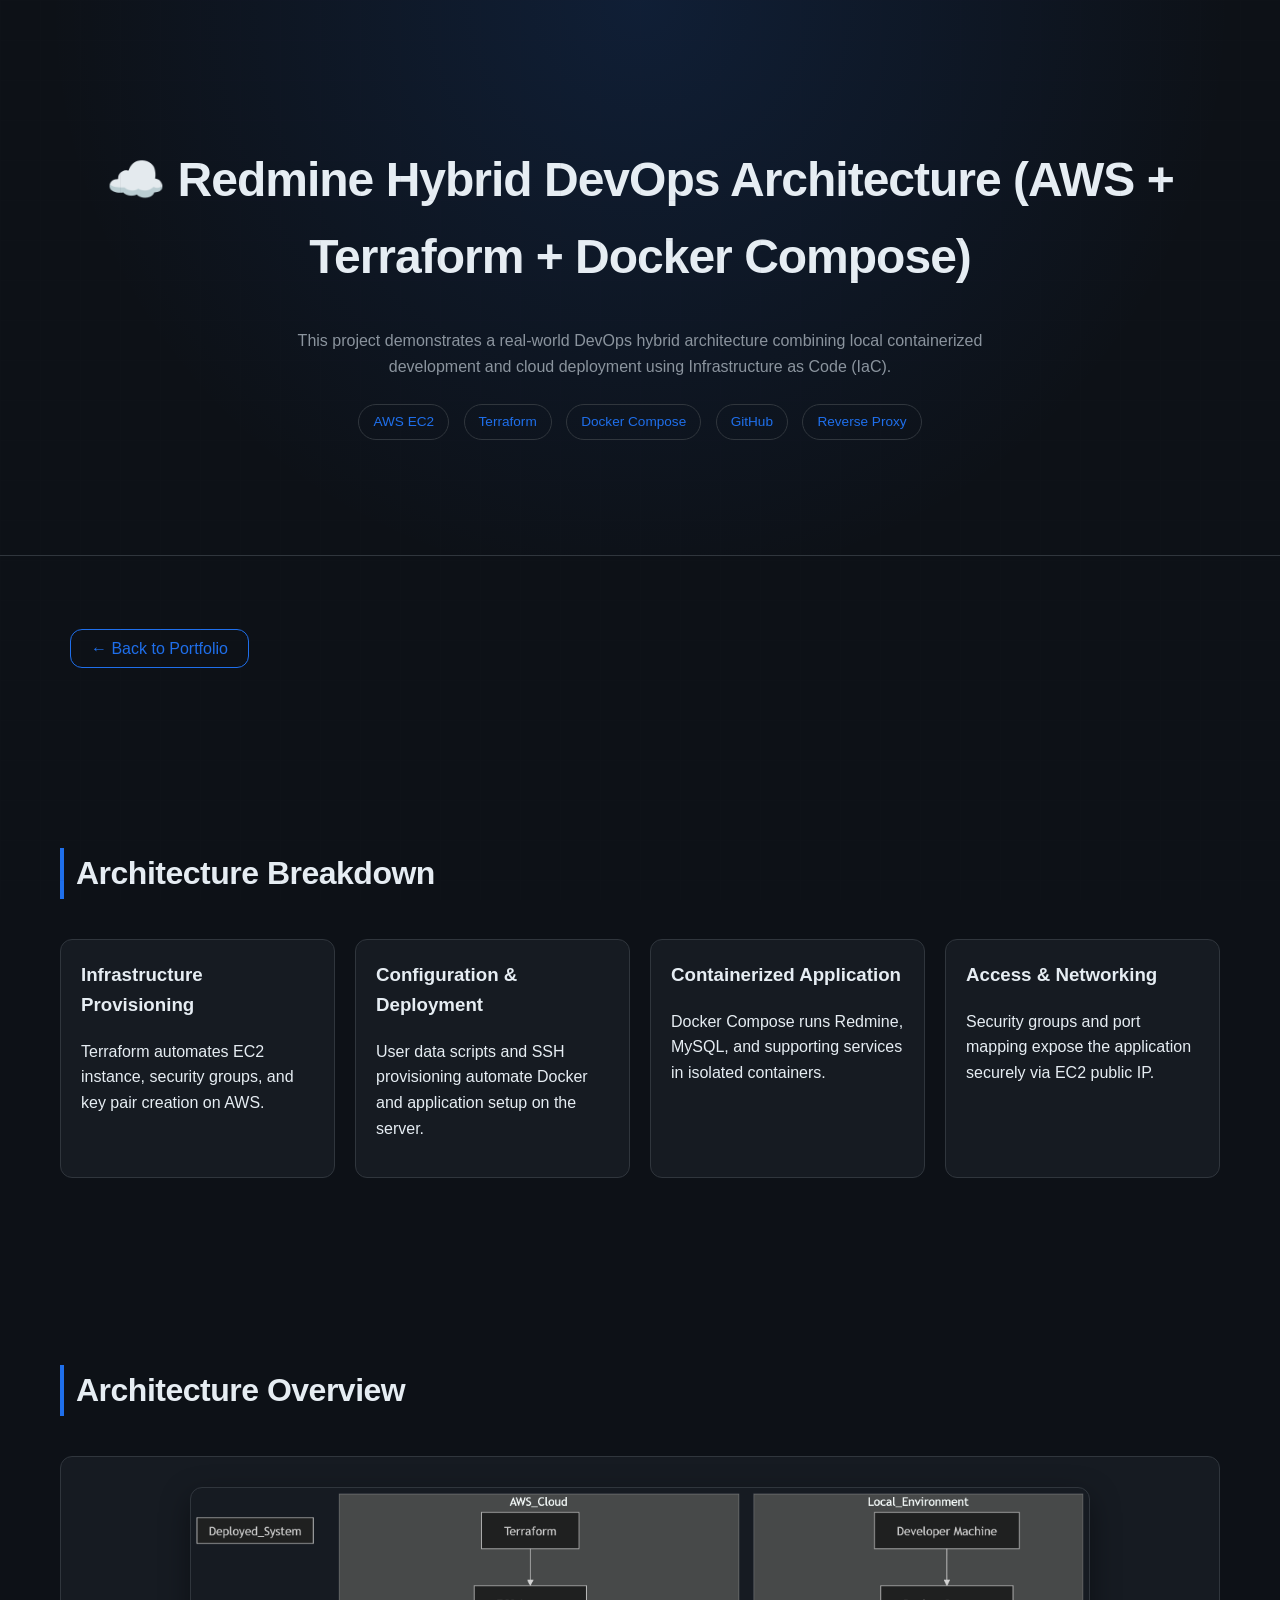
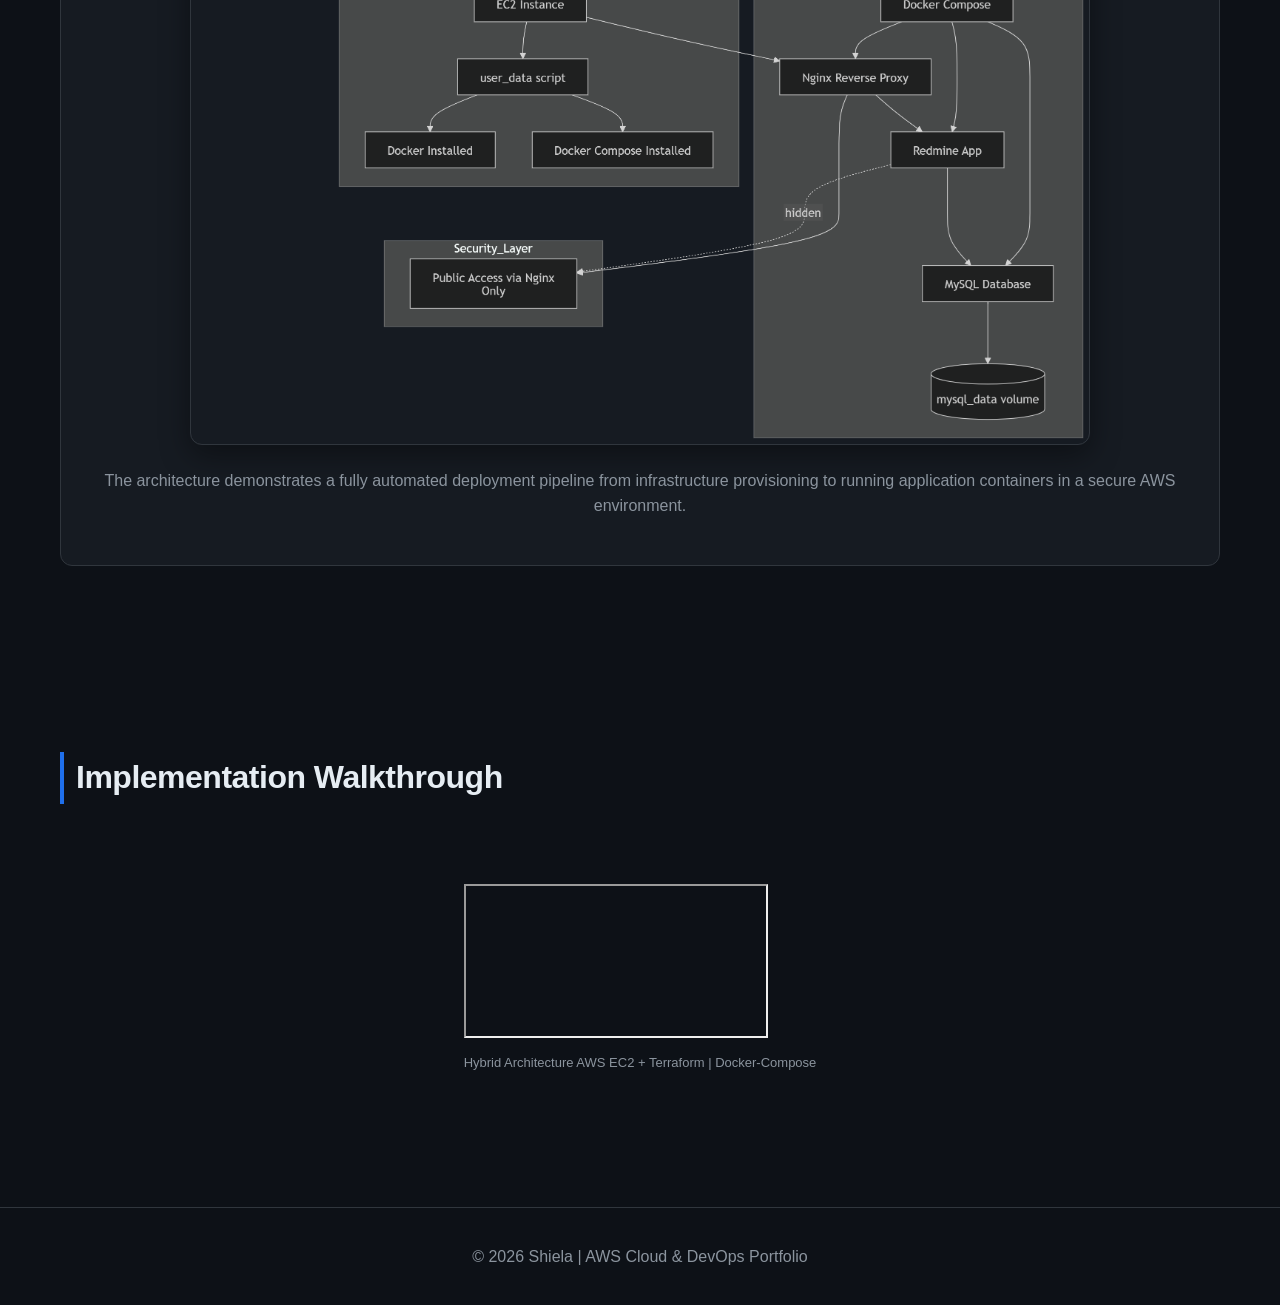
<file: s3-sw-demo/hybrid-redmine.html>
<!DOCTYPE html>
<html lang="en">
<head>
<meta charset="UTF-8">
<meta name="viewport" content="width=device-width, initial-scale=1.0">
<title>AWS Hybrid Setup Case Study | Shiela</title>
<link rel="stylesheet" href="styles.css">
</head>

<body>

<header class="demo-header">

    <h1>☁️ Redmine Hybrid DevOps Architecture (AWS + Terraform + Docker Compose)</h1>

    <p class="demo-subtitle">
        This project demonstrates a real-world DevOps hybrid architecture combining local containerized development and cloud deployment using Infrastructure as Code (IaC).
    </p>

    <div class="tech-stack">
        <span>AWS EC2</span>
        <span>Terraform</span>
        <span>Docker Compose</span>
        <span>GitHub</span>
        <span>Reverse Proxy</span>
    </div>

</header>

<section class="section">
    <a href="index.html" class="btn-outline">← Back to Portfolio</a>
</section>

<section class="section">

    <h2>Architecture Breakdown</h2>

    <div class="cards">

        <div class="card">
            <h3>Infrastructure Provisioning</h3>
            <p>Terraform automates EC2 instance, security groups, and key pair creation on AWS.</p>
        </div>

        <div class="card">
            <h3>Configuration & Deployment</h3>
            <p>User data scripts and SSH provisioning automate Docker and application setup on the server.</p>
        </div>

        <div class="card">
            <h3>Containerized Application</h3>
            <p>Docker Compose runs Redmine, MySQL, and supporting services in isolated containers.</p>
        </div>

        <div class="card">
            <h3>Access & Networking</h3>
            <p>Security groups and port mapping expose the application securely via EC2 public IP.</p>
        </div>

    </div>

</section>

<!-- ARCHITECTURE DIAGRAM -->
<section class="section">

    <h2>Architecture Overview</h2>

    <div class="card" style="text-align:center; padding:30px;">

        <img src="images/architecture.png" 
             alt="AWS Architecture Diagram"
             style="
                width:100%;
                max-width:900px;
                border-radius:12px;
                border:1px solid #30363d;
                box-shadow: 0 10px 30px rgba(0,0,0,0.4);
             ">

        <p style="margin-top:15px; color:#8b949e;">
            The architecture demonstrates a fully automated deployment pipeline from infrastructure provisioning to running application containers in a secure AWS environment.
        </p>

    </div>

</section>

<section class="section">

    <h2>Implementation Walkthrough</h2>

    <div class="video-grid">

        <div class="video-wrapper single">
            <iframe src="https://www.youtube.com/embed/mLsIiDWyQfk"></iframe>
            <p class="video-caption">Hybrid Architecture AWS EC2 + Terraform | Docker-Compose</p>
        </div>

    </div>

</section>

<footer>
    <p>© 2026 Shiela | AWS Cloud & DevOps Portfolio</p>
</footer>

</body>
</html>
</file>
<file: s3-sw-demo/styles.css>
/* =========================
   DESIGN TOKENS (SYSTEM STYLE)
========================= */
:root {
    --bg-primary: #0d1117;
    --bg-secondary: #161b22;
    --border: #30363d;

    --text-primary: #e6edf3;
    --text-secondary: #8b949e;

    --accent: #1f6feb;
    --accent-hover: #388bfd;

    --radius: 12px;
    --spacing: 16px;
}

/* GLOBAL */
* {
    box-sizing: border-box;
}
html {
    scroll-behavior: smooth;
}

body {
    margin: 0;
    font-family: 'Inter', sans-serif;
    background: var(--bg-primary);
    color: var(--text-primary);
     line-height: 1.6;
}

/* =========================
   HEADER (TECH HERO STYLE)
========================= */
header {
    background: radial-gradient(circle at top, #1f6feb20, transparent 70%),
                var(--bg-primary);
    border-bottom: 1px solid var(--border);
    text-align: center;
    padding: 120px 20px;
}

h1 {
    font-size: 3rem;
    font-weight: 700;
    letter-spacing: -1px;
}

h2 {
    font-size: 2rem;
    font-weight: 600;
    color: var(--text-primary);
    margin-bottom: 40px;
    border-left: 4px solid var(--accent);
    padding-left: 12px;
}

/* =========================
   BUTTON (DEV STYLE)
========================= */
.btn {
    display: inline-block;
    padding: 10px 20px;
    border-radius: var(--radius);
    background: var(--accent);
    color: white;
    text-decoration: none;
    font-weight: 500;
    border: 1px solid transparent;
    transition: all 0.2s ease;
    .btn {
    position: relative;
    z-index: 10;
    box-shadow: 0 4px 18px rgba(31,111,235,0.25);
}

a {
    position: relative;
    z-index: 9999;
}
}

.btn:hover {
    background: var(--accent-hover);
    border: 1px solid var(--accent);
    transform: translateY(-2px);
}

/* =========================
   SECTIONS
========================= */
.section {
    max-width: 1200px;
    margin: auto;
    padding: 80px 20px;
}

/* ===== SECTION HIERARCHY IMPROVEMENT ===== */
.section h2 {
    letter-spacing: -0.5px;
}

/* =========================
   CARD GRID (DASHBOARD STYLE)
========================= */
.cards {
    display: grid;
    grid-template-columns: repeat(auto-fit, minmax(260px, 1fr));
    gap: 20px;
}

/* CARD */
.card {
    background: var(--bg-secondary);
    border: 1px solid var(--border);
    border-radius: var(--radius);
    padding: 20px;
    transition: all 0.25s ease;
    position: relative;
}

.card.featured {
    border: 1px solid var(--accent);
    box-shadow: 0 0 25px rgba(31,111,235,0.25);
}

/* subtle top glow */
.card::before {
    content: "";
    position: absolute;
    inset: 0;
    border-radius: var(--radius);
    background: linear-gradient(120deg, transparent, #1f6feb20, transparent);
    opacity: 0;
    transition: 0.3s;
}

.card:hover {
    transform: translateY(-6px);
    box-shadow: 0 12px 30px rgba(0,0,0,0.4);
}

.card:hover::before {
    opacity: 1;
}

.card:hover,
.video-frame:hover {
    transform: translateY(-6px);
    box-shadow: 0 10px 30px rgba(0,0,0,0.4);
}

/* =========================
   VIDEO GRID (TECH STYLE)
========================= */
.video-grid {
    display: grid;
    grid-template-columns: repeat(auto-fit, minmax(320px, 1fr));
    gap: 24px;
    margin-top: 40px;
}

/* container */
.video-container {
    max-width: 100%;
}

/* frame like system panel */
.video-frame {
    background: var(--bg-secondary);
    border: 1px solid var(--border);
    border-radius: var(--radius);
    padding: 10px;
    transition: 0.25s ease;
}

/* video size (clean rectangle) */
.video-frame iframe {
    width: 100%;
    height: 200px; /* 👈 smaller rectangle */
    border-radius: 8px;
    border: none;
    display: block;
    transition: transform 0.3s ease;
    pointer-events: auto;
    z-index: 2;
}

/* hover effect (subtle) */
.video-frame:hover {
    border-color: var(--accent);
    transform: translateY(-4px);
}


.video-frame:hover iframe {
    transform: scale(1.02);
}

/* caption */
.video-caption {
    margin-top: 8px;
    font-size: 13px;
    color: var(--text-secondary);
    text-align: center;
}

.video-wrapper.single {
    max-width: 900px;
    margin: 40px auto; /* centers it */
}

/* =========================
   PROJECT FOLDER (TOGGLE UI)
========================= */

.project-folder {
    background: var(--bg-secondary);
    border: 1px solid var(--border);
    border-radius: var(--radius);
    padding: 16px;
    cursor: pointer;
    font-weight: 600;
    color: var(--text-primary);
    transition: all 0.25s ease;
    margin-bottom: 20px;
    position: relative;
}

/* hover interaction (consistent with cards) */
.project-folder:hover {
    border-color: var(--accent);
    transform: translateY(-3px);
    box-shadow: 0 10px 25px rgba(0,0,0,0.35);
}

/* small accent indicator */
.project-folder::before {
    content: "▶";
    color: var(--accent);
    margin-right: 10px;
}

/* === GLOW BORDER EFFECT === */
.card,
.video-frame {
    position: relative;
    overflow: hidden;
}

.card::after,
.video-frame::after {
    content: "";
    position: absolute;
    inset: 0;
    border-radius: inherit;
    padding: 1px;
    background: linear-gradient(120deg, transparent, var(--accent), transparent);

    -webkit-mask: 
        linear-gradient(#000 0 0) content-box, 
        linear-gradient(#000 0 0);
    -webkit-mask-composite: xor;
    mask-composite: exclude;

    opacity: 0;
    transition: 0.3s;

    pointer-events: none; /* 🔥 critical fix */
}

.card:hover::after,
.video-frame:hover::after {
    opacity: 1;
}

/* =========================
   FOOTER
========================= */
footer {
    border-top: 1px solid var(--border);
    padding: 20px;
    text-align: center;
    color: var(--text-secondary);
}

/* =========================
   ANIMATIONS (SUBTLE)
========================= */
.hidden {
    display: none;
}

.show {
    opacity: 1;
    transform: translateY(0);
}

/* === TECH GRID BACKGROUND === */
body::before {
    content: "";
    position: fixed;
    inset: 0;
    background-image: 
        linear-gradient(var(--border) 1px, transparent 1px),
        linear-gradient(90deg, var(--border) 1px, transparent 1px);
    background-size: 40px 40px;
    opacity: 0.05;
    pointer-events: none;
}

.cta {
    margin-top: 20px;
}

.btn-outline {
    padding: 10px 20px;
    border-radius: var(--radius);
    border: 1px solid var(--accent);
    color: var(--accent);
    text-decoration: none;
    margin-left: 10px;
}

.btn-outline:hover {
    background: var(--accent);
    color: white;
}

* ===== ELITE BUTTON SYSTEM ===== */
.btn,
.btn-outline {
    position: relative;
    z-index: 2;
    font-weight: 500;
    transition: all 0.2s ease;
}

.card h3 {
    margin-top: 0;
}

.card a {
    position: relative;
    z-index: 5;
}

header p {
    color: var(--text-secondary);
    margin-top: 10px;
}

.hero-container {
    display: flex;
    align-items: center;
    justify-content: center;
    gap: 40px;
    flex-wrap: wrap;
}

.hero-image img {
    width: 160px;
    height: 160px;
    border-radius: 50%;
    border: 3px solid var(--accent);
}

.hero-text {
    max-width: 500px;
}

.role {
    color: var(--accent);
    font-weight: 500;
}

.hero-sub {
    margin-top: 10px;
    color: var(--text-secondary);
}

/* Demo Header */
.demo-header {
    text-align: center;
    padding: 110px 20px;
    border-bottom: 1px solid var(--border);
    background: radial-gradient(circle at top, #1f6feb25, transparent 70%);
}

.demo-subtitle {
    max-width: 750px;
    margin: 20px auto;
    color: var(--text-secondary);
}

.tech-stack {
    margin-top: 15px;
}

.tech-stack span {
    display: inline-block;
    margin: 5px;
    padding: 6px 14px;
    border-radius: 999px;
    border: 1px solid var(--border);
    color: var(--accent);
    font-size: 0.85rem;
    transition: 0.2s;
}

.tech-stack span:hover {
    transform: translateY(-2px);
    border-color: var(--accent);
}
</file>
